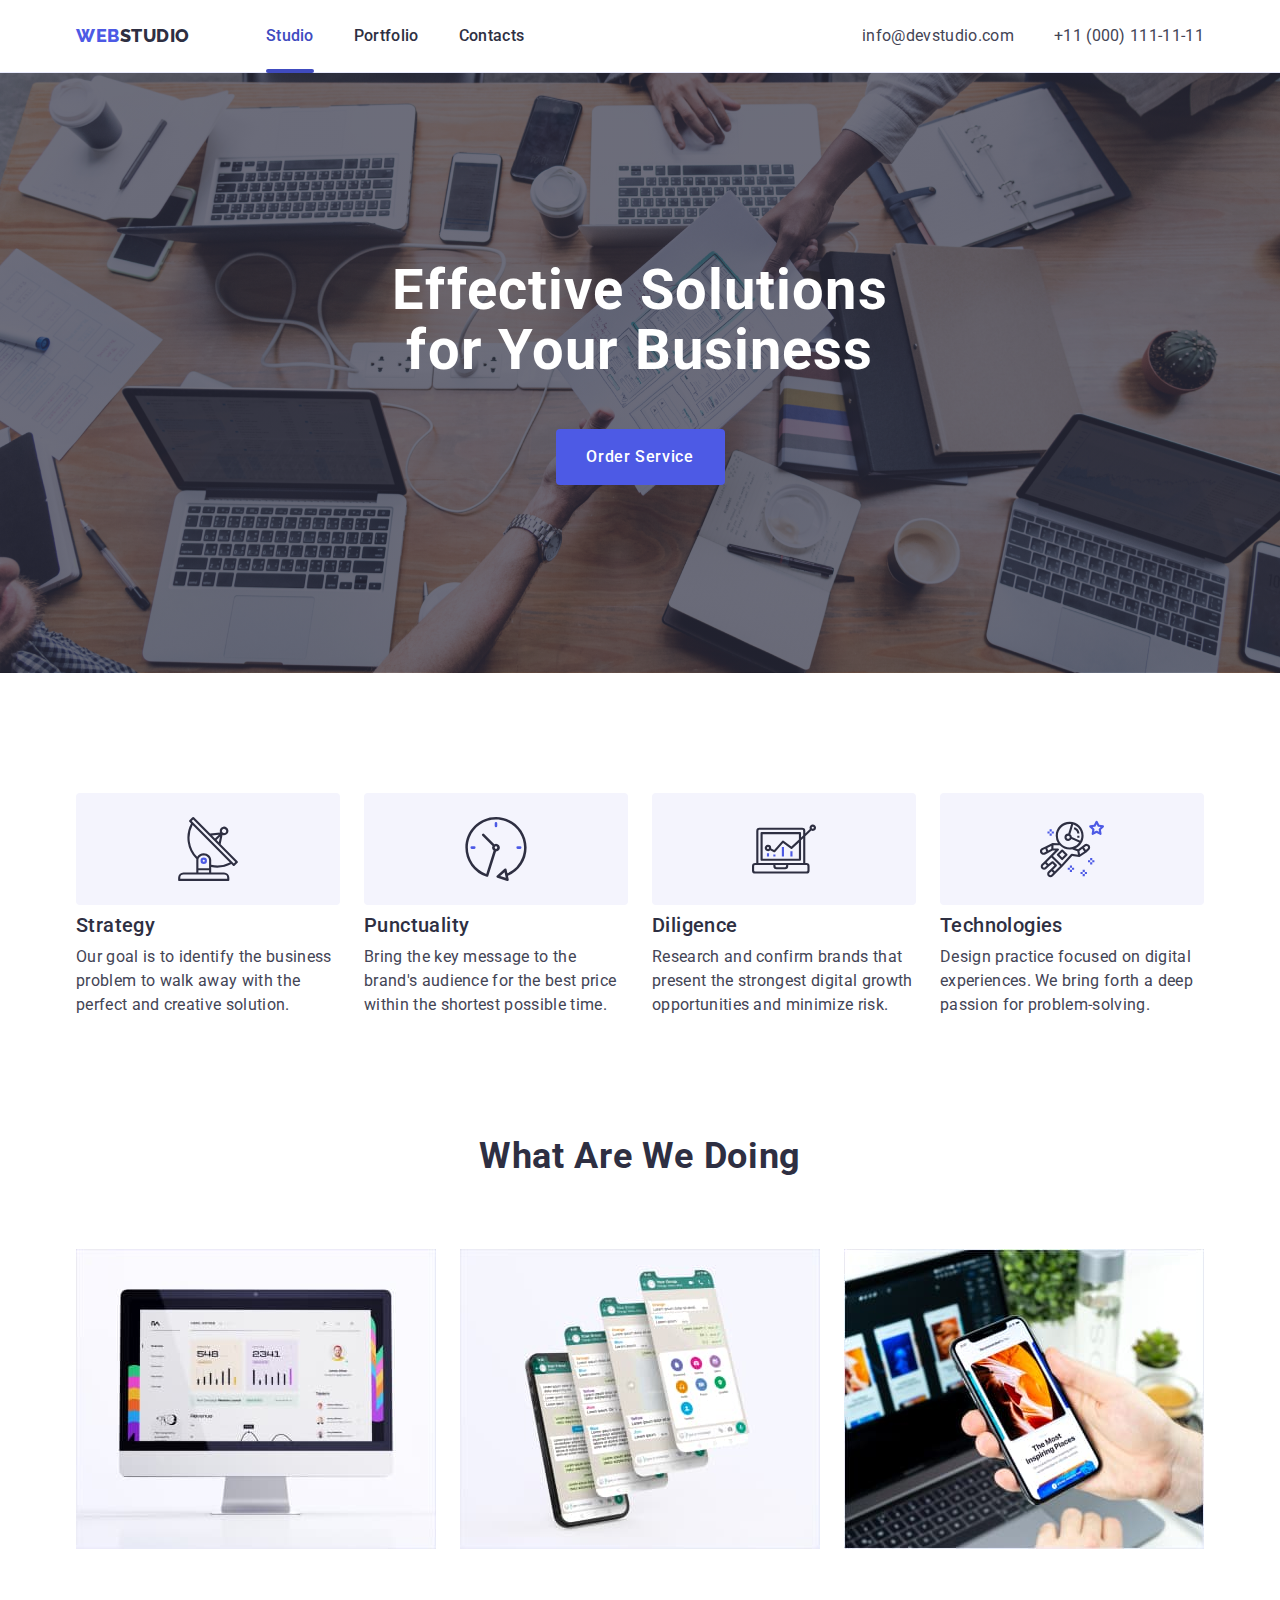
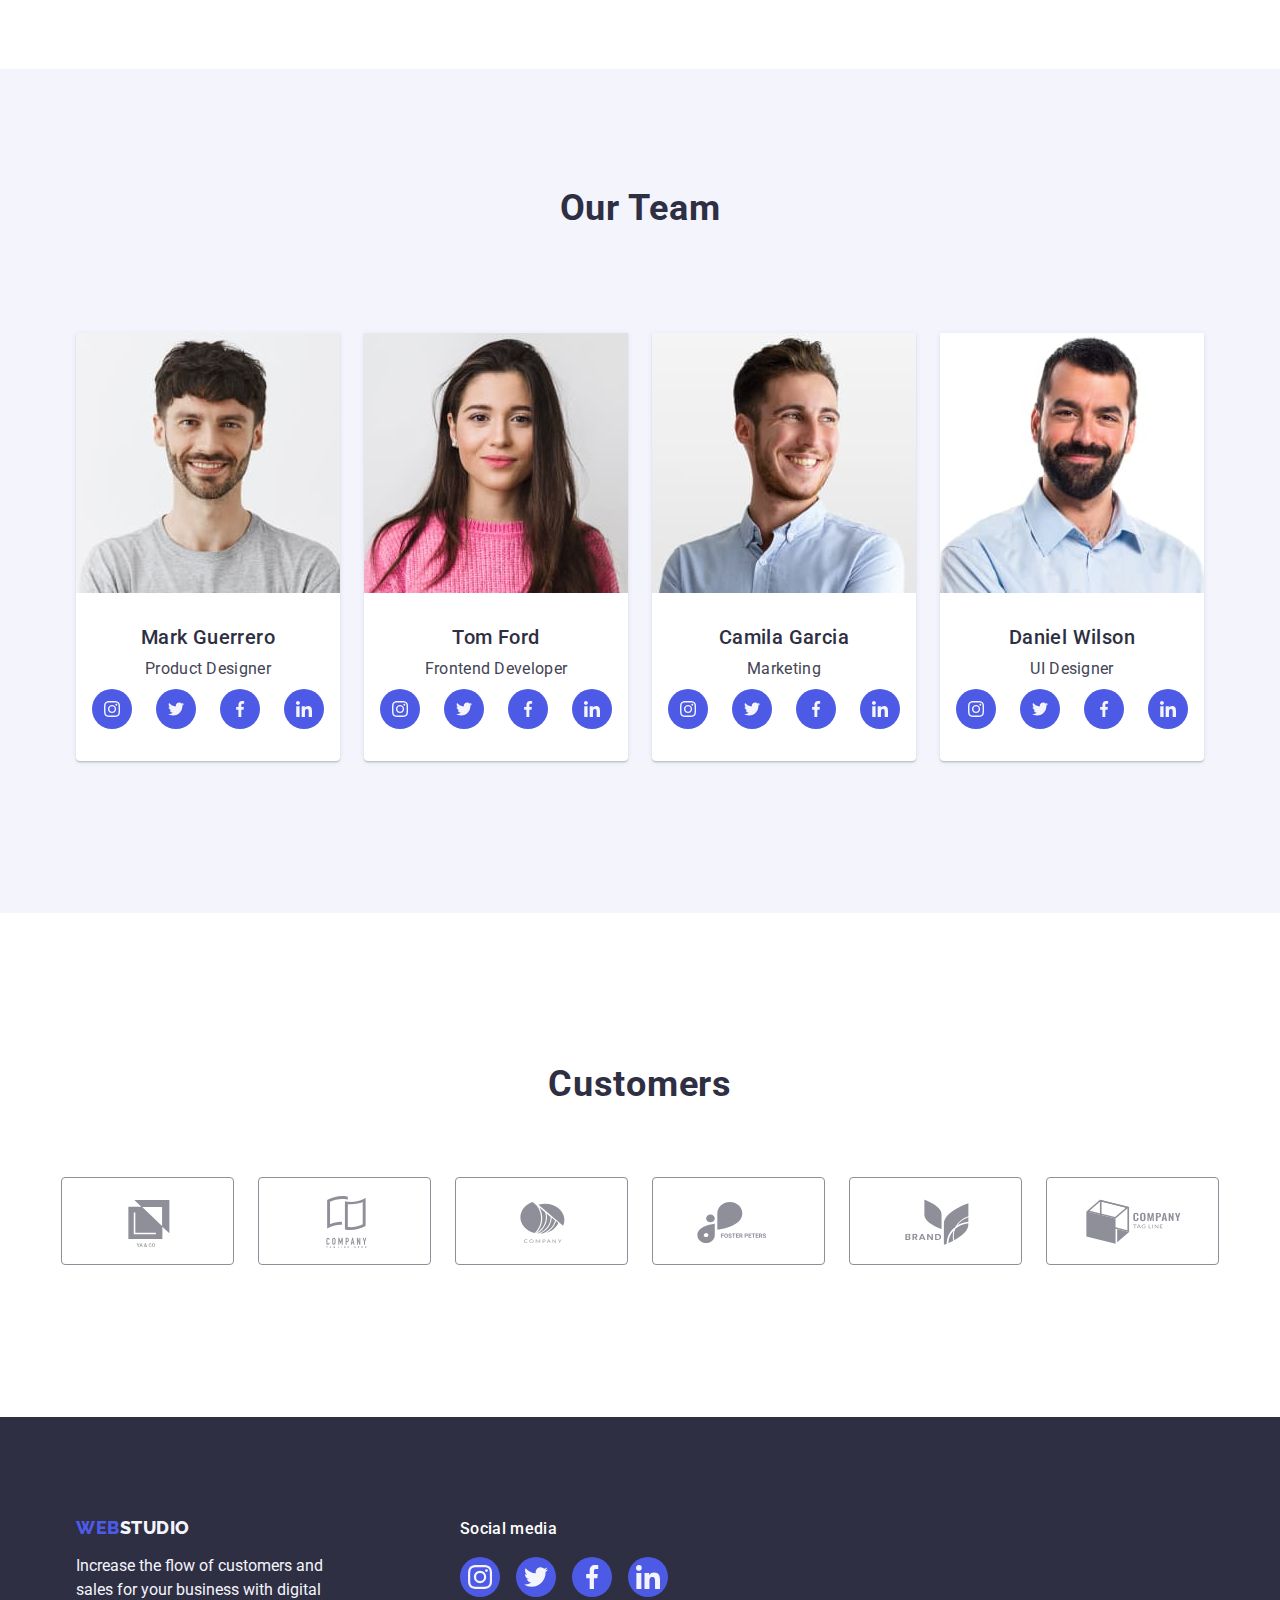
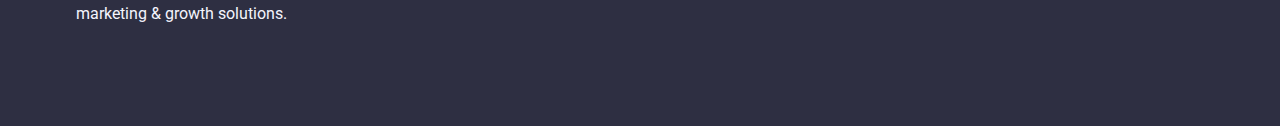
<file: index.html>
<!DOCTYPE html>
<html lang="en">
  <head>
    <meta charset="UTF-8" />
    <meta http-equiv="X-UA-Compatible" content="IE=edge" />
    <meta name="viewport" content="width=device-width, initial-scale=1.0" />
    <title>hw-02</title>
    <link
      rel="stylesheet"
      href="https://cdn.jsdelivr.net/npm/modern-normalize@1.1.0/modern-normalize.min.css"
    />
    <link rel="stylesheet" href="./css/styles.css" />
    <link rel="preconnect" href="https://fonts.googleapis.com" />
    <link rel="preconnect" href="https://fonts.gstatic.com" crossorigin />
    <link
      href="https://fonts.googleapis.com/css2?family=Raleway:wght@800&family=Roboto:wght@400;500;700;900&display=swap"
      rel="stylesheet"
    />
  </head>
  <body>
    <header class="head">
      <div class="head-box container">
        <!-- nav -->
        <nav class="navigation">
          <!-- logo -->
          <a class="logo link" href="./index.html"
            >Web<span class="colored-studio">Studio</span></a
          >
          <!-- navigation -->
          <ul class="list nav-list">
            <li>
              <a class="pages active link" href="./index.html">Studio</a>
            </li>
            <li><a class="pages link" href="./portfolio.html">Portfolio</a></li>
            <li><a class="pages link" href="">Contacts</a></li>
          </ul>
        </nav>
        <!-- contact -->
        <address class="contact">
          <ul class="list contact-ul">
            <li>
              <a class="contact-list link" href="mailto:info@devstudio.com"
                >info@devstudio.com</a
              >
            </li>
            <li>
              <a class="contact-list link" href="tel:+110001111111"
                >+11 (000) 111-11-11</a
              >
            </li>
          </ul>
        </address>
      </div>
    </header>
    <!-- main information -->
    <main>
      <!-- section 1 -->
      <section class="section-one">
        <div class="container">
          <h1 class="heading">Effective Solutions for Your Business</h1>
          <button class="button-one" type="button" data-modal-open>Order Service</button>
        </div>
      </section>

      <!-- section 2 -->
      <section class="section-two">
        <div class="container">
          <h2 class="hidden">Section 2</h2>
          <ul class="list sc-two-ul">
            <li class="sc-two-lists">
              <div class="sc-tw-cards">
                <svg class="sc-tw-icon" width="64" height="64">
                  <use href="./images/icons.svg#icon-antenna"></use>
                </svg>
              </div>
              <h3 class="title-list sc-two-title">Strategy</h3>
              <p class="text-sections">
                Our goal is to identify the business problem to walk away with
                the perfect and creative solution.
              </p>
            </li>
            <li class="sc-two-lists">
              <div class="sc-tw-cards">
                <svg class="sc-tw-icon" width="64" height="64">
                  <use href="./images/icons.svg#icon-clock"></use>
                </svg>
              </div>
              <h3 class="title-list sc-two-title">Punctuality</h3>
              <p class="text-sections">
                Bring the key message to the brand's audience for the best price
                within the shortest possible time.
              </p>
            </li>
            <li class="sc-two-lists">
              <div class="sc-tw-cards">
                <svg class="sc-tw-icon" width="64" height="64">
                  <use href="./images/icons.svg#icon-diagram"></use>
                </svg>
              </div>
              <h3 class="title-list sc-two-title">Diligence</h3>
              <p class="text-sections">
                Research and confirm brands that present the strongest digital
                growth opportunities and minimize risk.
              </p>
            </li>
            <li class="sc-two-lists">
              <div class="sc-tw-cards">
                <svg class="sc-tw-icon" width="64" height="64">
                  <use href="./images/icons.svg#icon-astronaut"></use>
                </svg>
              </div>
              <h3 class="title-list sc-two-title">Technologies</h3>
              <p class="text-sections">
                Design practice focused on digital experiences. We bring forth a
                deep passion for problem-solving.
              </p>
            </li>
          </ul>
        </div>
      </section>
      <!-- section3 -->
      <section class="section-three">
        <div class="container">
          <h2 class="title-sections sc-three-title">What are we doing</h2>
          <ul class="list sc-three-ul">
            <li class="sc-three-list">
              <img
                src="./images/section2/img21.jpg"
                alt="Image not found"
                width="360"
                height="300"
              />
            </li>
            <li class="sc-three-list">
              <img
                src="./images/section2/img22.jpg"
                alt="Image not found"
                width="360"
                height="300"
              />
            </li>
            <li class="sc-three-list">
              <img
                src="./images/section2/img23.jpg"
                alt="Image not found"
                width="360"
                height="300"
              />
            </li>
          </ul>
        </div>
      </section>
      <!-- section 4 -->
      <section class="section-four">
        <div class="container">
          <h2 class="title-sections sc-four-title">Our Team</h2>
          <ul class="list sc-four-ul">
            <li class="list-four">
              <img
                src="./images/section3/img31.jpg"
                alt="Image not found"
                width="264"
                height="260"
              />
              <div class="sc-four-box">
                <h3 class="title-list sc-four-name">Mark Guerrero</h3>
                <p class="text-sections sc-four-text">Product Designer</p>
                <ul class="socials list">
                  <li class="socials-item">
                    <a
                      class="socials-link link"
                      href=""
                      target="_blank"
                      rel="noopener norefferer"
                      aria-label="icon"
                    >
                      <svg class="socials-icon" width="16" height="16">
                        <use href="./images/icons.svg#icon-instagram-2"></use>
                      </svg>
                    </a>
                  </li>
                  <li class="socials-item">
                    <a
                      class="socials-link link"
                      href=""
                      target="_blank"
                      rel="noopener norefferer"
                      aria-label="icon"
                    >
                      <svg class="socials-icon" width="16" height="16">
                        <use href="./images/icons.svg#icon-twitter-1"></use>
                      </svg>
                    </a>
                  </li>
                  <li class="socials-item">
                    <a
                      class="socials-link link"
                      href=""
                      target="_blank"
                      rel="noopener norefferer"
                      aria-label="icon"
                    >
                      <svg class="socials-icon" width="16" height="16">
                        <use href="./images/icons.svg#icon-facebook-1"></use>
                      </svg>
                    </a>
                  </li>
                  <li class="socials-item">
                    <a
                      class="socials-link link"
                      href=""
                      target="_blank"
                      rel="noopener norefferer"
                      aria-label="icon"
                    >
                      <svg class="socials-icon" width="16" height="16">
                        <use href="./images/icons.svg#icon-linkedin-1"></use>
                      </svg>
                    </a>
                  </li>
                </ul>
              </div>
            </li>
            <li class="list-four">
              <img
                src="./images/section3/img32.jpg"
                alt="Image not found"
                width="264"
                height="260"
              />
              <div class="sc-four-box">
                <h3 class="title-list sc-four-name">Tom Ford</h3>
                <p class="text-sections sc-four-text">Frontend Developer</p>
                <ul class="socials list">
                  <li class="socials-item">
                    <a
                      class="socials-link link"
                      href=""
                      target="_blank"
                      rel="noopener norefferer"
                      aria-label="icon"
                    >
                      <svg class="socials-icon" width="16" height="16">
                        <use href="./images/icons.svg#icon-instagram-2"></use>
                      </svg>
                    </a>
                  </li>
                  <li class="socials-item">
                    <a
                      class="socials-link link"
                      href=""
                      target="_blank"
                      rel="noopener norefferer"
                      aria-label="icon"
                    >
                      <svg class="socials-icon" width="16" height="16">
                        <use href="./images/icons.svg#icon-twitter-1"></use>
                      </svg>
                    </a>
                  </li>
                  <li class="socials-item">
                    <a
                      class="socials-link link"
                      href=""
                      target="_blank"
                      rel="noopener norefferer"
                      aria-label="icon"
                    >
                      <svg class="socials-icon" width="16" height="16">
                        <use href="./images/icons.svg#icon-facebook-1"></use>
                      </svg>
                    </a>
                  </li>
                  <li class="socials-item">
                    <a
                      class="socials-link link"
                      href=""
                      target="_blank"
                      rel="noopener norefferer"
                      aria-label="icon"
                    >
                      <svg class="socials-icon" width="16" height="16">
                        <use href="./images/icons.svg#icon-linkedin-1"></use>
                      </svg>
                    </a>
                  </li>
                </ul>
              </div>
            </li>
            <li class="list-four">
              <img
                src="./images/section3/img33.jpg"
                alt="Image not found"
                width="264"
                height="260"
              />
              <div class="sc-four-box">
                <h3 class="title-list sc-four-name">Camila Garcia</h3>
                <p class="text-sections sc-four-text">Marketing</p>
                <ul class="socials list">
                  <li class="socials-item">
                    <a
                      class="socials-link link"
                      href=""
                      target="_blank"
                      rel="noopener norefferer"
                      aria-label="icon"
                    >
                      <svg class="socials-icon" width="16" height="16">
                        <use href="./images/icons.svg#icon-instagram-2"></use>
                      </svg>
                    </a>
                  </li>
                  <li class="socials-item">
                    <a
                      class="socials-link link"
                      href=""
                      target="_blank"
                      rel="noopener norefferer"
                      aria-label="icon"
                    >
                      <svg class="socials-icon" width="16" height="16">
                        <use href="./images/icons.svg#icon-twitter-1"></use>
                      </svg>
                    </a>
                  </li>
                  <li class="socials-item">
                    <a
                      class="socials-link link"
                      href=""
                      target="_blank"
                      rel="noopener norefferer"
                      aria-label="icon"
                    >
                      <svg class="socials-icon" width="16" height="16">
                        <use href="./images/icons.svg#icon-facebook-1"></use>
                      </svg>
                    </a>
                  </li>
                  <li class="socials-item">
                    <a
                      class="socials-link link"
                      href=""
                      target="_blank"
                      rel="noopener norefferer"
                      aria-label="icon"
                    >
                      <svg class="socials-icon" width="16" height="16">
                        <use href="./images/icons.svg#icon-linkedin-1"></use>
                      </svg>
                    </a>
                  </li>
                </ul>
              </div>
            </li>
            <li class="list-four">
              <img
                src="./images/section3/img34.jpg"
                alt="Image not found"
                width="264"
                height="260"
              />
              <div class="sc-four-box">
                <h3 class="title-list sc-four-name">Daniel Wilson</h3>
                <p class="text-sections sc-four-text">UI Designer</p>
                <ul class="socials list">
                  <li class="socials-item">
                    <a
                      class="socials-link link"
                      href=""
                      target="_blank"
                      rel="noopener norefferer"
                      aria-label="icon"
                    >
                      <svg class="socials-icon" width="16" height="16">
                        <use href="./images/icons.svg#icon-instagram-2"></use>
                      </svg>
                    </a>
                  </li>
                  <li class="socials-item">
                    <a
                      class="socials-link link"
                      href=""
                      target="_blank"
                      rel="noopener norefferer"
                      aria-label="icon"
                    >
                      <svg class="socials-icon" width="16" height="16">
                        <use href="./images/icons.svg#icon-twitter-1"></use>
                      </svg>
                    </a>
                  </li>
                  <li class="socials-item">
                    <a
                      class="socials-link link"
                      href=""
                      target="_blank"
                      rel="noopener norefferer"
                      aria-label="icon"
                    >
                      <svg class="socials-icon" width="16" height="16">
                        <use href="./images/icons.svg#icon-facebook-1"></use>
                      </svg>
                    </a>
                  </li>
                  <li class="socials-item">
                    <a
                      class="socials-link link"
                      href=""
                      target="_blank"
                      rel="noopener norefferer"
                      aria-label="icon"
                    >
                      <svg class="socials-icon" width="16" height="16">
                        <use href="./images/icons.svg#icon-linkedin-1"></use>
                      </svg>
                    </a>
                  </li>
                </ul>
              </div>
            </li>
          </ul>
        </div>
      </section>

      <!-- Section customers -->
      <section class="section-customers">
        <div class="container customers-icons">
          <h2 class="title-sections sc-five-title">Customers</h2>

          <ul class="customers-list list">
            <li class="customers-item">
              <a
                class="customers-link link"
                href=""
                target="_blank"
                rel="noopener norefferer"
                aria-label="icon"
              >
                <svg class="customers-icon" width="104" height="56">
                  <use href="./images/icons.svg#icon-logo1"></use>
                </svg>
              </a>
            </li>
            <li class="customers-item">
              <a
                class="customers-link link"
                href=""
                target="_blank"
                rel="noopener norefferer"
                aria-label="icon"
              >
                <svg class="customers-icon" width="104" height="56">
                  <use href="./images/icons.svg#icon-logo2"></use>
                </svg>
              </a>
            </li>
            <li class="customers-item">
              <a
                class="customers-link link"
                href=""
                target="_blank"
                rel="noopener norefferer"
                aria-label="icon"
              >
                <svg class="customers-icon" width="104" height="56">
                  <use href="./images/icons.svg#icon-logo3"></use>
                </svg>
              </a>
            </li>
            <li class="customers-item">
              <a
                class="customers-link link"
                href=""
                target="_blank"
                rel="noopener norefferer"
                aria-label="icon"
              >
                <svg class="customers-icon" width="104" height="56">
                  <use href="./images/icons.svg#icon-logo4"></use>
                </svg>
              </a>
            </li>
            <li class="customers-item">
              <a
                class="customers-link link"
                href=""
                target="_blank"
                rel="noopener norefferer"
                aria-label="icon"
              >
                <svg class="customers-icon" width="104" height="56">
                  <use href="./images/icons.svg#icon-logo5"></use>
                </svg>
              </a>
            </li>
            <li class="customers-item">
              <a
                class="customers-link link"
                href=""
                target="_blank"
                rel="noopener norefferer"
                aria-label="icon"
              >
                <svg class="customers-icon" width="104" height="56">
                  <use href="./images/icons.svg#icon-logo6"></use>
                </svg>
              </a>
            </li>
          </ul>
        </div>
      </section>
    </main>
    <!-- footer -->
    <footer class="foot">
      <div class="container footer-box">
        <div class="footer-box-one">
          <a class="logo link foot-link" href="./index.html"
            >Web<span class="footer-studio">Studio</span></a
          >
          <p class="footer-studio foot-text">
            Increase the flow of customers and sales for your business with
            digital marketing & growth solutions.
          </p>
        </div>
        <div class="footer-box-two">
          <p class="foot-socials-text">Social media</p>

          <ul class="socials-footer list">
            <li class="socials-item">
              <a
                class="socials-link footer-socials-link link"
                href=""
                target="_blank"
                rel="noopener norefferer"
                aria-label="icon"
              >
                <svg class="socials-icon" width="24" height="24">
                  <use href="./images/icons.svg#icon-instagram-2"></use>
                </svg>
              </a>
            </li>
            <li class="socials-item">
              <a
                class="socials-link footer-socials-link link"
                href=""
                target="_blank"
                rel="noopener norefferer"
                aria-label="icon"
              >
                <svg class="socials-icon" width="24" height="24">
                  <use href="./images/icons.svg#icon-twitter-1"></use>
                </svg>
              </a>
            </li>
            <li class="socials-item">
              <a
                class="socials-link footer-socials-link link"
                href=""
                target="_blank"
                rel="noopener norefferer"
                aria-label="icon"
              >
                <svg class="socials-icon" width="24" height="24">
                  <use href="./images/icons.svg#icon-facebook-1"></use>
                </svg>
              </a>
            </li>
            <li class="socials-item">
              <a
                class="socials-link footer-socials-link link"
                href=""
                target="_blank"
                rel="noopener norefferer"
                aria-label="icon"
              >
                <svg class="socials-icon" width="24" height="24">
                  <use href="./images/icons.svg#icon-linkedin-1"></use>
                </svg>
              </a>
            </li>
          </ul>
        </div>
      </div>
    </footer>
    <!-- Modal window -->
    <div class="modal-box is-hidden" data-modal>
      <div class="modal-window">
        <button type="button" class="modal-button" data-modal-close>
          <svg class="modal-close-svg" width="8" height="8">
            <use href="./images/icons.svg#icon-close"></use>
          </svg>
        </button>
      </div>
    </div>

    <script src="./js/modal.js"></script>
    
  </body>
</html>
</file>
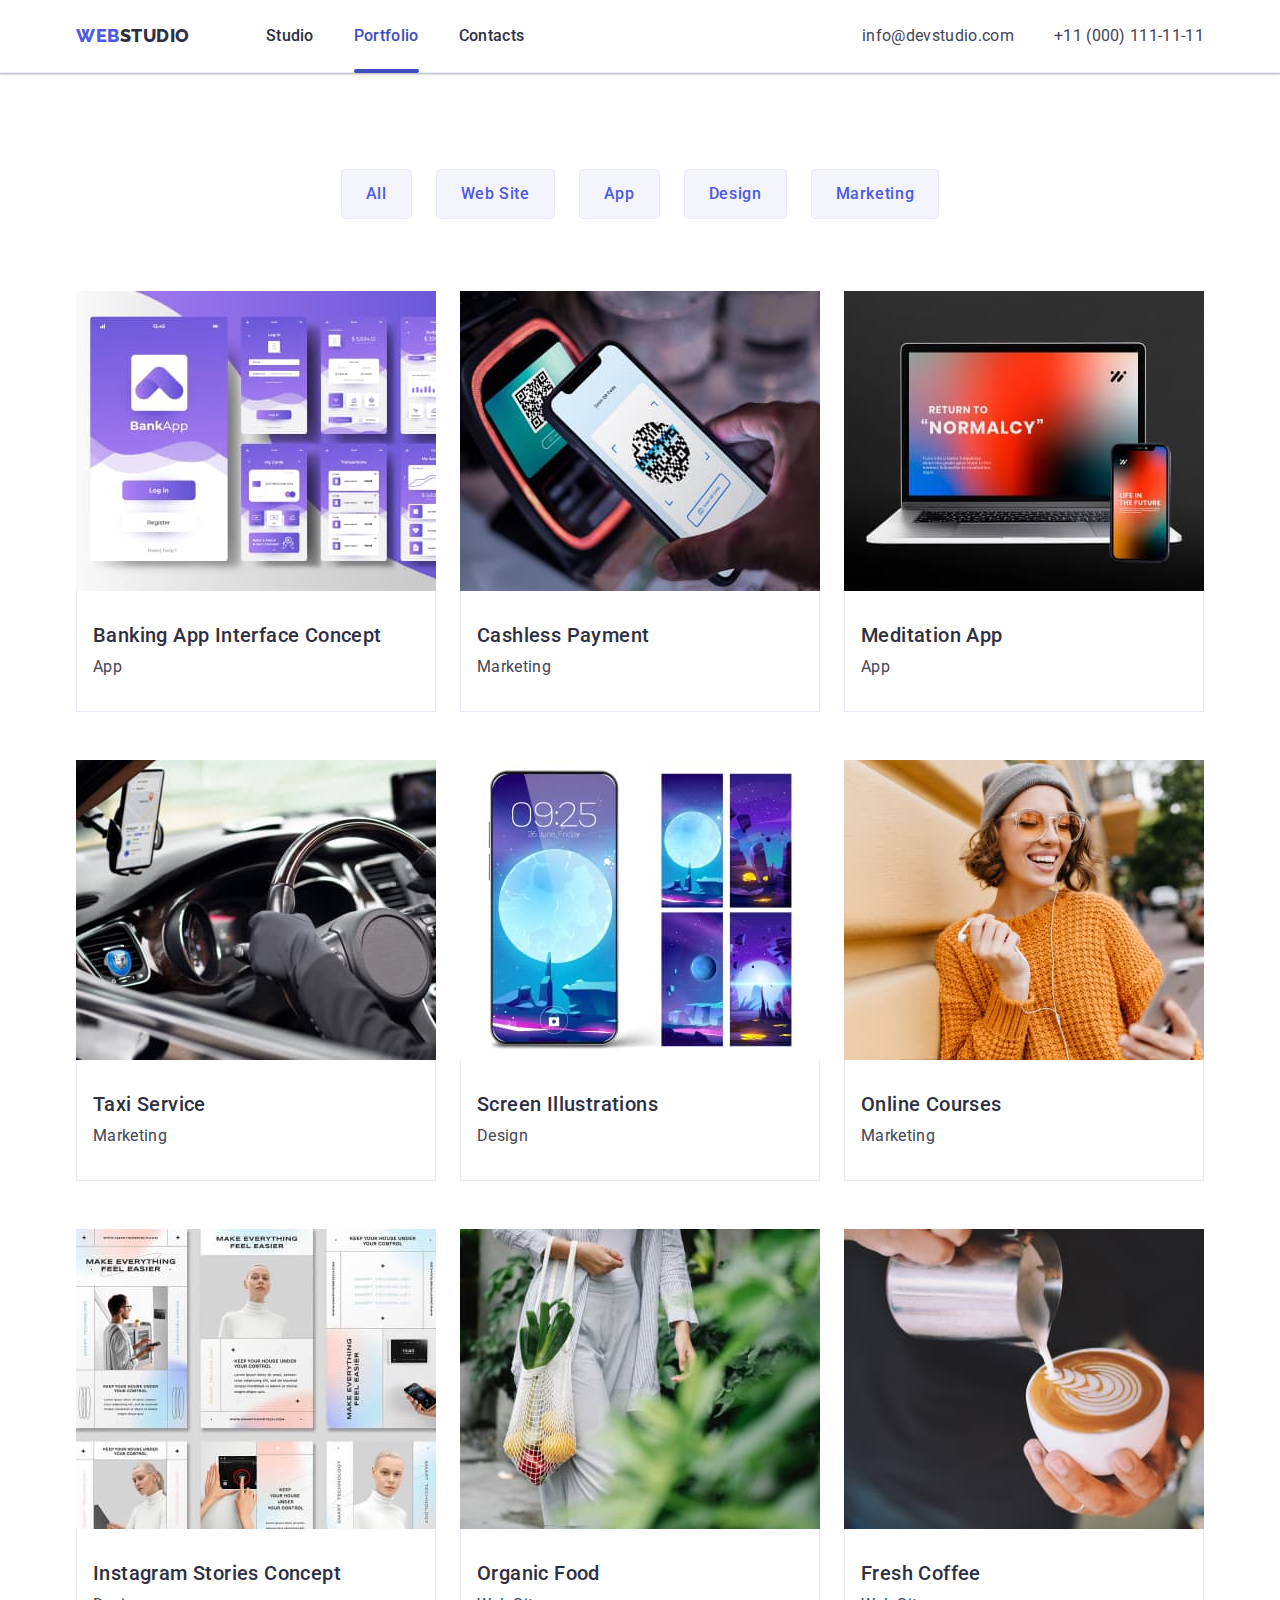
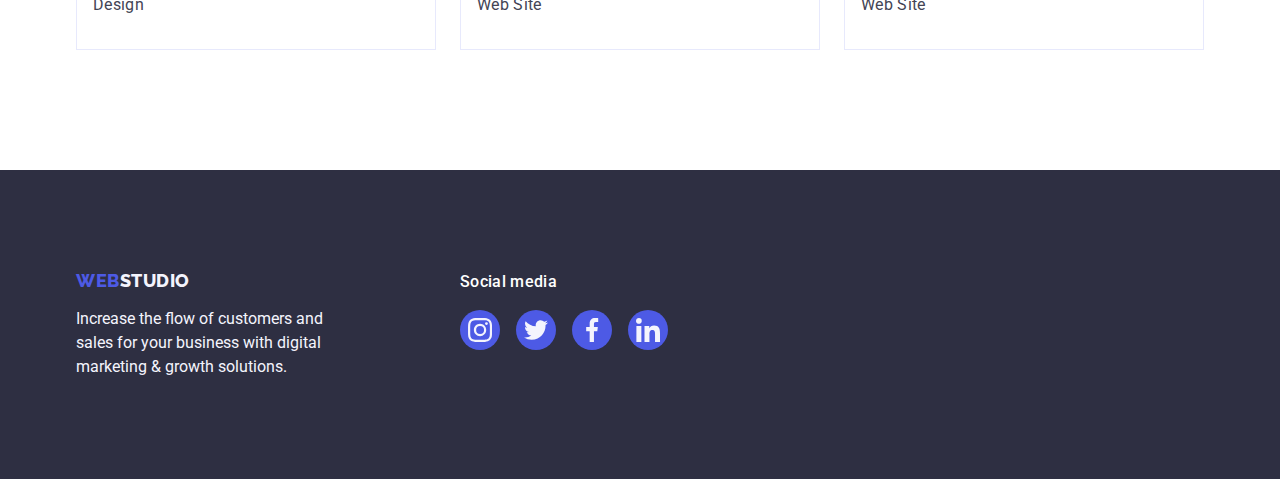
<file: portfolio.html>
<!DOCTYPE html>
<html lang="en">
  <head>
    <meta charset="UTF-8" />
    <meta http-equiv="X-UA-Compatible" content="IE=edge" />
    <meta name="viewport" content="width=device-width, initial-scale=1.0" />
    <title>hw-02</title>
    <link
      rel="stylesheet"
      href="https://cdn.jsdelivr.net/npm/modern-normalize@1.1.0/modern-normalize.min.css"
    />
    <link rel="stylesheet" href="./css/styles.css" />
    <link rel="preconnect" href="https://fonts.googleapis.com" />
    <link rel="preconnect" href="https://fonts.gstatic.com" crossorigin />
    <link
      href="https://fonts.googleapis.com/css2?family=Raleway:wght@800&family=Roboto:wght@400;500;700;900&display=swap"
      rel="stylesheet"
    />
  </head>
  <body>
    <header class="head">
      <div class="head-box container">
        <!-- nav -->
        <nav class="navigation">
          <!-- logo -->
          <a class="logo link" href="./index.html"
            >Web<span class="colored-studio">Studio</span></a
          >
          <!-- navigation -->
          <ul class="list nav-list">
            <li><a class="pages link" href="./index.html">Studio</a></li>
            <li><a class="pages active link" href="./portfolio.html">Portfolio</a></li>
            <li><a class="pages link" href="">Contacts</a></li>
          </ul>
        </nav>
        <!-- contact -->
        <address class="contact">
          <ul class="list contact-ul">
            <li>
              <a class="contact-list link" href="mailto:info@devstudio.com"
                >info@devstudio.com</a
              >
            </li>
            <li>
              <a class="contact-list link" href="tel:+110001111111"
                >+11 (000) 111-11-11</a
              >
            </li>
          </ul>
        </address>
      </div>
    </header>
    <!-- main information -->
    <main>
      <section class="section-main">
        <div class="container">
          <h1 class="hidden">Portfolio</h1>
          <ul class="list filter-btn">
            <li><button class="btn" type="button">All</button></li>
            <li><button class="btn" type="button">Web Site</button></li>
            <li><button class="btn" type="button">App</button></li>
            <li><button class="btn" type="button">Design</button></li>
            <li><button class="btn" type="button">Marketing</button></li>
          </ul>
          <ul class="list catalog-ul">
            <li class="catalog-list">
              <a class="catalog-link link" href="">
                <div class="catalog-cards">
                  <img
                    src="./images/portfolio/img-portfolio-1.jpg"
                    alt="Image not found"
                  />
                  <p class="card-reverse">
                    14 Stylish and User-Friendly App Design Concepts · Task
                    Manager App · Calorie Tracker App · Exotic Fruit Ecommerce
                    App · Cloud Storage App
                  </p>
                </div>
                <div class="catalog-item">
                  <h2 class="title-list catalog-title">
                    Banking App Interface Concept
                  </h2>
                  <p class="color-list text-sections">App</p>
                </div>
              </a>
            </li>
            <li class="catalog-list">
              <a class="catalog-link link" href="">
                <div class="catalog-cards">
                  <img
                    src="./images/portfolio/img-portfolio-2.jpg"
                    alt="Image not found"
                  />
                  <p class="card-reverse">
                    14 Stylish and User-Friendly App Design Concepts · Task
                    Manager App · Calorie Tracker App · Exotic Fruit Ecommerce
                    App · Cloud Storage App
                  </p>
                </div>
                <div class="catalog-item">
                  <h2 class="title-list catalog-title">Cashless Payment</h2>
                  <p class="color-list text-sections">Marketing</p>
                </div>
              </a>
            </li>
            <li class="catalog-list">
              <a class="catalog-link link" href="">
                <div class="catalog-cards">
                  <img
                    src="./images/portfolio/img-portfolio-3.jpg"
                    alt="Image not found"
                  />
                  <p class="card-reverse">
                    14 Stylish and User-Friendly App Design Concepts · Task
                    Manager App · Calorie Tracker App · Exotic Fruit Ecommerce
                    App · Cloud Storage App
                  </p>
                </div>
                <div class="catalog-item">
                  <h2 class="title-list catalog-title">Meditation App</h2>
                  <p class="color-list text-sections">App</p>
                </div>
              </a>
            </li>
            <li class="catalog-list">
              <a class="catalog-link link" href="">
                <div class="catalog-cards">
                  <img
                    src="./images/portfolio/img-portfolio-4.jpg"
                    alt="Image not found"
                  />
                  <p class="card-reverse">
                    14 Stylish and User-Friendly App Design Concepts · Task
                    Manager App · Calorie Tracker App · Exotic Fruit Ecommerce
                    App · Cloud Storage App
                  </p>
                </div>
                <div class="catalog-item">
                  <h2 class="title-list catalog-title">Taxi Service</h2>
                  <p class="color-list text-sections">Marketing</p>
                </div>
              </a>
            </li>
            <li class="catalog-list">
              <a class="catalog-link link" href="">
                <div class="catalog-cards">
                  <img
                    src="./images/portfolio/img-portfolio-5.jpg"
                    alt="Image not found"
                  />
                  <p class="card-reverse">
                    14 Stylish and User-Friendly App Design Concepts · Task
                    Manager App · Calorie Tracker App · Exotic Fruit Ecommerce
                    App · Cloud Storage App
                  </p>
                </div>
                <div class="catalog-item">
                  <h2 class="title-list catalog-title">Screen Illustrations</h2>
                  <p class="color-list text-sections">Design</p>
                </div>
              </a>
            </li>
            <li class="catalog-list">
              <a class="catalog-link link" href="">
                <div class="catalog-cards">
                  <img
                    src="./images/portfolio/img-portfolio-6.jpg"
                    alt="Image not found"
                  />
                  <p class="card-reverse">
                    14 Stylish and User-Friendly App Design Concepts · Task
                    Manager App · Calorie Tracker App · Exotic Fruit Ecommerce
                    App · Cloud Storage App
                  </p>
                </div>
                <div class="catalog-item">
                  <h2 class="title-list catalog-title">Online Courses</h2>
                  <p class="color-list text-sections">Marketing</p>
                </div>
              </a>
            </li>
            <li class="catalog-list">
              <a class="catalog-link link" href="">
                <div class="catalog-cards">
                  <img
                    src="./images/portfolio/img-portfolio-7.jpg"
                    alt="Image not found"
                  />
                  <p class="card-reverse">
                    14 Stylish and User-Friendly App Design Concepts · Task
                    Manager App · Calorie Tracker App · Exotic Fruit Ecommerce
                    App · Cloud Storage App
                  </p>
                </div>
                <div class="catalog-item">
                  <h2 class="title-list catalog-title">
                    Instagram Stories Concept
                  </h2>
                  <p class="color-list text-sections">Design</p>
                </div>
              </a>
            </li>
            <li class="catalog-list">
              <a class="catalog-link link" href="">
                <div class="catalog-cards">
                  <img
                    src="./images/portfolio/img-portfolio-8.jpg"
                    alt="Image not found"
                  />
                  <p class="card-reverse">
                    14 Stylish and User-Friendly App Design Concepts · Task
                    Manager App · Calorie Tracker App · Exotic Fruit Ecommerce
                    App · Cloud Storage App
                  </p>
                </div>
                <div class="catalog-item">
                  <h2 class="title-list catalog-title">Organic Food</h2>
                  <p class="color-list text-sections">Web Site</p>
                </div>
              </a>
            </li>
            <li class="catalog-list">
              <a class="catalog-link link" href="">
                <div class="catalog-cards">
                  <img
                    src="./images/portfolio/img-portfolio-9.jpg"
                    alt="Image not found"
                  />
                  <p class="card-reverse">
                    14 Stylish and User-Friendly App Design Concepts · Task
                    Manager App · Calorie Tracker App · Exotic Fruit Ecommerce
                    App · Cloud Storage App
                  </p>
                </div>
                <div class="catalog-item">
                  <h2 class="title-list catalog-title">Fresh Coffee</h2>
                  <p class="color-list text-sections">Web Site</p>
                </div>
              </a>
            </li>
          </ul>
        </div>
      </section>
    </main>
    <!-- footer -->
    <footer class="foot">
      <div class="container footer-box">
        <div class="footer-box-one">
          <a class="logo link foot-link" href="./index.html"
            >Web<span class="footer-studio">Studio</span></a
          >
          <p class="footer-studio foot-text">
            Increase the flow of customers and sales for your business with
            digital marketing & growth solutions.
          </p>
        </div>
        <div class="footer-box-two">
          <p class="foot-socials-text">Social media</p>

          <ul class="socials-footer list">
            <li class="socials-item">
              <a
                class="socials-link footer-socials-link link"
                href=""
                target="_blank"
                rel="noopener norefferer"
                aria-label="icon"
              >
                <svg class="socials-icon" width="24" height="24">
                  <use href="./images/icons.svg#icon-instagram-2"></use>
                </svg>
              </a>
            </li>
            <li class="socials-item">
              <a
                class="socials-link footer-socials-link link"
                href=""
                target="_blank"
                rel="noopener norefferer"
                aria-label="icon"
              >
                <svg class="socials-icon" width="24" height="24">
                  <use href="./images/icons.svg#icon-twitter-1"></use>
                </svg>
              </a>
            </li>
            <li class="socials-item">
              <a
                class="socials-link footer-socials-link link"
                href=""
                target="_blank"
                rel="noopener norefferer"
                aria-label="icon"
              >
                <svg class="socials-icon" width="24" height="24">
                  <use href="./images/icons.svg#icon-facebook-1"></use>
                </svg>
              </a>
            </li>
            <li class="socials-item">
              <a
                class="socials-link footer-socials-link link"
                href=""
                target="_blank"
                rel="noopener norefferer"
                aria-label="icon"
              >
                <svg class="socials-icon" width="24" height="24">
                  <use href="./images/icons.svg#icon-linkedin-1"></use>
                </svg>
              </a>
            </li>
          </ul>
        </div>
      </div>
    </footer>
  </body>
</html>
</file>
<file: css/styles.css>
:root {
  --slate-color: #434455;
  --iris-color: #4d5ae5;
  --navy-blye-color: #2e2f42;
  --ocean-color: #404bbf;
  --white-color: #fff;
  --cloud-color: #f4f4fd;
  --cornflower-color: #e7e9fc;
  --diary-color: #fcfcfc;
}

body {
  background-color: var(--white-color);
  font-family: "Roboto", sans-serif;
  color: var(--slate-color);
}

h1,
h2,
h3,
h4,
p,
li {
  margin-top: 0;
  margin-bottom: 0;
  padding: 0;
}
.container {
  width: 1158px;
  padding: 0 15px;
  margin: 0 auto;
}
img {
  display: block;
}
.head {
  border-bottom: 1px solid var(--cornflower-color);
  box-shadow: 0px 2px 1px rgba(46, 47, 66, 0.08),
    0px 1px 1px rgba(46, 47, 66, 0.16), 0px 1px 6px rgba(46, 47, 66, 0.08);
}
.head-box {
  display: flex;
  align-items: center;
}

.navigation {
  display: flex;
  align-items: center;
}
.logo {
  font-family: "Raleway", sans-serif;
  font-weight: 800;
  font-size: 18px;
  line-height: 1.17;
  letter-spacing: 0.03em;
  text-transform: uppercase;
  color: var(--iris-color);
  margin-right: 76px;
}
.link {
  text-decoration: none;
}
.list {
  list-style: none;
}

.colored-studio {
  color: var(--navy-blye-color);
}
.contact {
  font-style: normal;
  margin-left: auto;
}
.nav-list {
  display: flex;
  gap: 40px;
  padding-left: 0;
  margin: 0;
}
.pages {
  position: relative;
  display: block;
  font-weight: 500;
  font-size: 16px;
  line-height: 1.5;
  letter-spacing: 0.02em;
  color: var(--navy-blye-color);
  padding-top: 24px;
  padding-bottom: 24px;
  transition: color 250ms cubic-bezier(0.4, 0, 0.2, 1);
}

/* .pages:hover,
.pages:focus,
.pages.active {
  color: #404bbf;
} */

  
.pages:hover, .pages:focus,
.contact-list:hover, .contact-list:focus{
    color:  var(--ocean-color);
}

.contact-ul {
  display: flex;
  gap: 40px;
  padding: 0;
  margin: 0;
}
.contact-list {
  font-size: 16px;
  line-height: 1.5;
  letter-spacing: 0.02em;
  color: var(--slate-color);
  padding-top: 24px;
  padding-bottom: 24px;
  transition: color 250ms cubic-bezier(0.4, 0, 0.2, 1);
}
.color-list {
  color: var(--slate-color);
}

.pages:after {
  position: absolute;
  left: 0;
  
  content: "";
  width: 100%;
  height: 4px;
  background-color: #404bbf;
  border-radius: 2px;
  bottom: -1px; 
  transform: scaleX(0);
  transition: transform 250ms cubic-bezier(0.4, 0, 0.2, 1);
}
.pages:hover:after,
.pages:focus:after {
  transform: scaleX(1);
}
.pages.active:after {
    transform: scaleX(1);
  }
  .pages.active {
    color: #404bbf;
  }

.section-one {
  padding-top: 188px;
  padding-bottom: 188px;
  background-image: linear-gradient(
      rgba(46, 47, 66, 0.7),
      rgba(46, 47, 66, 0.7)
    ),
    url(../images/header/fon.jpg);
  max-width: 1440px;
  background-repeat: no-repeat;
  background-position: center;
  background-size: cover;
  margin-left: auto;
  margin-right: auto;
}
.heading {
  font-size: 56px;
  line-height: 1.07;
  text-align: center;
  letter-spacing: 0.02em;
  color: var(--white-color);
  max-width: 496px;
  margin-left: auto;
  margin-right: auto;
  margin-bottom: 48px;
}
.button-one {
  background-color: var(--iris-color);
  font-family: "Roboto", sans-serif;
  font-weight: 500;
  font-size: 16px;
  line-height: 1.5;
  letter-spacing: 0.04em;
  color: var(--white-color);
  cursor: pointer;
  display: block;
  min-width: 169px;
  height: 56px;
  border: none;
  background-color: var(--iris-color);
  border-radius: 4px;
  margin-left: auto;
  margin-right: auto;
  transition: background-color 250ms cubic-bezier(0.4, 0, 0.2, 1);
}
.button-one:hover,
.button-one:focus {
  background-color: var(--ocean-color);
}

.modal-window {
  position: absolute;
  top: 50%;
  left: 50%;
  transform: translate(-50%, -50%) scale(1);
  width: 408px;
  min-height: 584px;
  background: #fcfcfc; ;
  box-shadow: 0px 1px 1px rgba(0, 0, 0, 0.14), 0px 1px 3px rgba(0, 0, 0, 0.12),
    0px 2px 1px rgba(0, 0, 0, 0.2);
  border-radius: 4px;
  transition: transform 250ms cubic-bezier(0.4, 0, 0.2, 1);
}
.modal-box {
  position: fixed;
  top: 0;
  left: 0;
  width: 100%;
  height: 100%;
  background-color: rgba(46, 47, 66, 0.4);
  transition: opacity 250ms cubic-bezier(0.4, 0, 0.2, 1),
    visibility 250ms cubic-bezier(0.4, 0, 0.2, 1);
}

.is-hidden {
  opacity: 0;
  visibility: hidden;
  pointer-events: none;
}

.modal-button {
  position: absolute;
  top: 24px;
  right: 24px;
  width: 24px;
  height: 24px;
  border-radius: 50%;
  display: flex;
  align-items: center;
  justify-content: center;
  background-color: var(--cornflower-color);
  border: 1px solid rgba(0, 0, 0, 0.1);
  padding: 0;
  cursor: pointer;
  transition: background-color 250ms cubic-bezier(0.4, 0, 0.2, 1),
    border 250ms cubic-bezier(0.4, 0, 0.2, 1);
}

.modal-button:hover,
.modal-button:focus{
    background-color: var(--ocean-color);
    border: none; 
    fill: var(--white-color);
}
.modal-close-svg{
    transition: fill 250ms cubic-bezier(0.4, 0, 0.2, 1); 
}
.modal-close-svg:hover,
.modal-close-svg:focus{
    fill: currentColor; 
    fill: var(--white-color);
}

.section-two {
  padding-top: 120px;
  padding-bottom: 120px;
}
.hidden {
  position: absolute;
  width: 1px;
  height: 1px;
  margin: -1px;
  border: 0;
  padding: 0;
  white-space: nowrap;
  clip-path: inset(100%);
  clip: rect(0 0 0 0);
  overflow: hidden;
}
.sc-two-ul {
  display: flex;
  gap: 24px;
  margin-top: 0;
  margin-bottom: 0;
  padding: 0;
}
.sc-two-lists {
  width: calc((100% - 3 * 24px) / 4);
}
.title-list {
  font-weight: 500;
  font-size: 20px;
  line-height: 1.2;
  letter-spacing: 0.02em;
  color: var(--navy-blye-color);
  margin-top: 0;
  margin-bottom: 0;
  padding: 0;
}
.sc-two-title {
  margin-bottom: 8px;
}
.text-sections {
  font-size: 16px;
  line-height: 1.5;
  letter-spacing: 0.02em;
}

.sc-tw-cards {
  display: flex;
  background-color: #f4f4fd;
  width: 264px;
  height: 112px;
  justify-content: center;
  align-items: center;
  margin-bottom: 8px;
  border-radius: 4px;
}
.section-three {
  padding-bottom: 120px;
}
.title-sections {
  font-size: 36px;
  line-height: 1.11;
  text-align: center;
  letter-spacing: 0.02em;
  text-transform: capitalize;
  color: var(--navy-blye-color);
  margin-top: 0;
}
.sc-three-title {
  margin-bottom: 72px;
}
.sc-three-ul {
  display: flex;
  gap: 24px;
  margin-top: 0;
  margin-bottom: 0;
  padding: 0;
}
.sc-three-list {
  width: calc((100% - 48px) / 3);
}
.section-four {
  background-color: var(--cloud-color);
  padding-top: 120px;
  padding-bottom: 120px;
}
.sc-four-title {
  margin-bottom: 72px;
}
.sc-four-ul {
  display: flex;
  gap: 24px;
  margin-top: 0;
  margin-bottom: 0;
  padding: 32px 0;
}
.list-four {
  width: calc((100% - 72px) / 4);
  background-color: var(--white-color);
  border-top-left-radius: 0px;
  border-top-right-radius: 0px;
  border-bottom-right-radius: 4px;
  border-bottom-left-radius: 4px;
  box-shadow: 0px 1px 6px rgba(46, 47, 66, 0.08),
    0px 1px 1px rgba(46, 47, 66, 0.16), 0px 2px 1px rgba(46, 47, 66, 0.08);
}

.socials-icon {
  fill: var(--cloud-color);
}

.sc-four-box {
  padding-top: 32px;
  padding-bottom: 32px;
}
.sc-four-name {
  text-align: center;
  margin-bottom: 8px;
}
.sc-four-text {
  text-align: center;
  margin-bottom: 8px;
}

.socials {
  display: flex;
  justify-content: center;
  gap: 24px;
  padding: 0;
  margin: 0;
}
.socials-link {
  display: flex;
  justify-content: center;
  align-items: center;
  width: 40px;
  height: 40px;
  background-color: var(--iris-color);
  border-radius: 50%;
  transition: background-color 250ms cubic-bezier(0.4, 0, 0.2, 1);
}

.socials-link:hover,
.socials-link:focus {
  transition: background-color 250ms cubic-bezier(0.4, 0, 0.2, 1);
  background-color: var(--ocean-color);
}

.section-customers {
  padding-top: 120px;
  padding-bottom: 120px;
}

.sc-five-title {
  margin-bottom: 72px;
}
.customers-icons {
  padding: 32px 0;
}
.customers-list {
  display: flex;
  padding: 0;
  margin: 0;
  justify-content: center;
  gap: 24px;
}
.customers-link {
  display: flex;
  border: 1px solid #8e8f99;
  border-radius: 4px;
  /* width: 168px;
 height: 88px; */
  justify-content: center;
  align-items: center;
  color: #8e8f99;
  height: 100%;
  width: 100%;
  transition: border-color 250ms cubic-bezier(0.4, 0, 0.2, 1),
    color 250ms cubic-bezier(0.4, 0, 0.2, 1);
}

.customers-icon {
  fill: currentColor;
}

.customers-link:hover,
.customers-link:focus {
  border: 1px solid #404bbf;
  color: #404bbf;
}
.customers-item {
  width: calc((100% - 120px) / 6);
  height: 88px;
}

.foot {
  background-color: var(--navy-blye-color);
  padding-top: 100px;
  padding-bottom: 100px;
}
.foot-link {
  display: inline-block;
  margin-bottom: 16px;
  margin-right: 0;
}
.foot-text {
  max-width: 264px;
  font-family: "Roboto";
  font-style: normal;
  font-weight: 400;
  font-size: 16px;
  line-height: 24px;
}
.footer-socials-link {
  fill: var(--cloud-color);
}
.footer-socials-link:hover,
.footer-socials-link:focus {
  transition: color 250ms cubic-bezier(0.4, 0, 0.2, 1);
  background-color: #31d0aa;
}

.footer-studio {
  color: var(--cloud-color);
}

.foot-socials-text {
  font-family: "Roboto";
  font-style: normal;
  font-weight: 500;
  font-size: 16px;
  line-height: 24px;
  color: var(--white-color);
  letter-spacing: 0.02em;
  margin-bottom: 16px;
}

.footer-box {
  display: flex;
  align-items: baseline;
}

.footer-box-one {
  margin-right: 120px;
}

.socials-footer {
  display: flex;
  justify-content: center;
  gap: 16px;
  padding: 0;
}

.footer-link-section {
  display: flex;
}
.section-main {
  padding-top: 96px;
  padding-bottom: 120px;
}
.filter-btn {
  display: flex;
  justify-content: center;
  gap: 24px;
  margin-bottom: 72px;
  margin-top: 0;
  padding: 0;
}
.btn {
  font-family: "Roboto", sans-serif;
  font-weight: 500;
  font-size: 16px;
  line-height: 1.5;
  letter-spacing: 0.04em;
  color: var(--iris-color);
  background-color: var(--cloud-color);
  cursor: pointer;
  padding-top: 12px;
  padding-bottom: 12px;
  padding-left: 24px;
  padding-right: 24px;
  border: 1px solid var(--cornflower-color);
  border-radius: 4px;
  transition: color 250ms cubic-bezier(0.4, 0, 0.2, 1),
    background-color 250ms cubic-bezier(0.4, 0, 0.2, 1),
    border-color 250ms cubic-bezier(0.4, 0, 0.2, 1),
    box-shadow 250ms cubic-bezier(0.4, 0, 0.2, 1);
}
.btn:hover,
.btn:focus {
  transition: color 250ms cubic-bezier(0.4, 0, 0.2, 1);
  color: var(--white-color);
  background-color: var(--ocean-color);
  border: 1px solid transparent;
  box-shadow: 0px 3px 1px rgba(0, 0, 0, 0.1), 0px 2px 1px rgba(0, 0, 0, 0.08),
    0px 2px 2px rgba(0, 0, 0, 0.12);
}

.catalog-ul {
  display: flex;
  flex-wrap: wrap;
  column-gap: 24px;
  row-gap: 48px;
  margin-top: 0;
  margin-bottom: 0;
  padding: 0;
}
.catalog-list {
  flex-basis: calc((100% - 48px) / 3);
}
.catalog-link {
  display: block;
  color: var(--ocean-color);
  transition: box-shadow 250ms cubic-bezier(0.4, 0, 0.2, 1);
}

.catalog-link:hover,
.catalog-link:focus {
  transition: color 250ms cubic-bezier(0.4, 0, 0.2, 1);
  box-shadow: 0px 1px 6px rgba(46, 47, 66, 0.08),
    0px 1px 1px rgba(46, 47, 66, 0.16), 0px 2px 1px rgba(46, 47, 66, 0.08);
}

.catalog-item {
  padding: 32px 16px;
  border: 1px solid var(--cornflower-color);
  border-top: none;
}
.catalog-title {
  margin-bottom: 8px;
}

.card-reverse {
  line-height: 1.5; 
  letter-spacing: 0.02em; 
  color: #f4f4fd; 
  padding: 40px 32px; 
  position: absolute;
  top: 0;
  left: 0;
  width: 100%;
  height: 100%;
  background-color: #4d5ae5;
  transform: translatey(100%);
  transition: transform 250ms cubic-bezier(0.4, 0, 0.2, 1);
}

.card-reverse >p {
  width: 296px;
  min-height: 96px;
  line-height: 1.5;
  font-weight: 400;
  font-size: 16px;
  letter-spacing: 0.02em;
  padding: 40px 32px;
  color: #f4f4fd;
}


.catalog-link:hover .card-reverse
 {
  transform:translateY(0%);
}

.catalog-link:focus .card-reverse{
  transform: translateY(0%);
  
}
.catalog-cards {
  position: relative;
  overflow: hidden;
}
</file>
